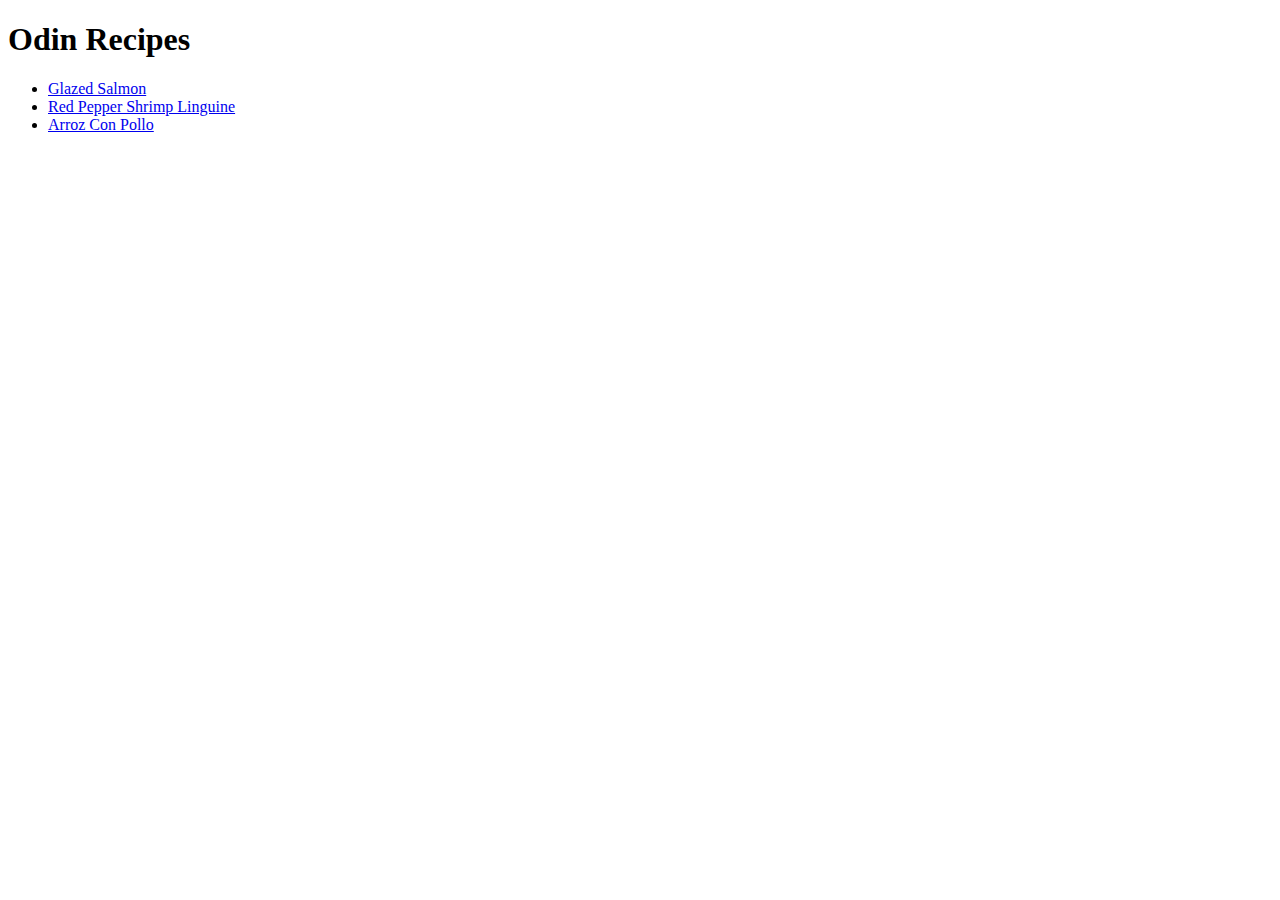
<file: index.html>
<!DOCTYPE HTML>
<html lang="en">
    <head>
        <meta charset="UTF-8">
        <title>Odin Recipes Homepage</title>
    </head>
    <body>
        <h1>Odin Recipes</h1>
        <ul>
        <li><a href="./recipes/glazedsalmon.html">Glazed Salmon</a></li>
        <li><a href="./recipes/redpepperlinguine.html">Red Pepper Shrimp Linguine</a></li>
        <li><a href="./recipes/arrozconpollo.html">Arroz Con Pollo</a></li>
        </ul>
    </body>
</html>
</file>
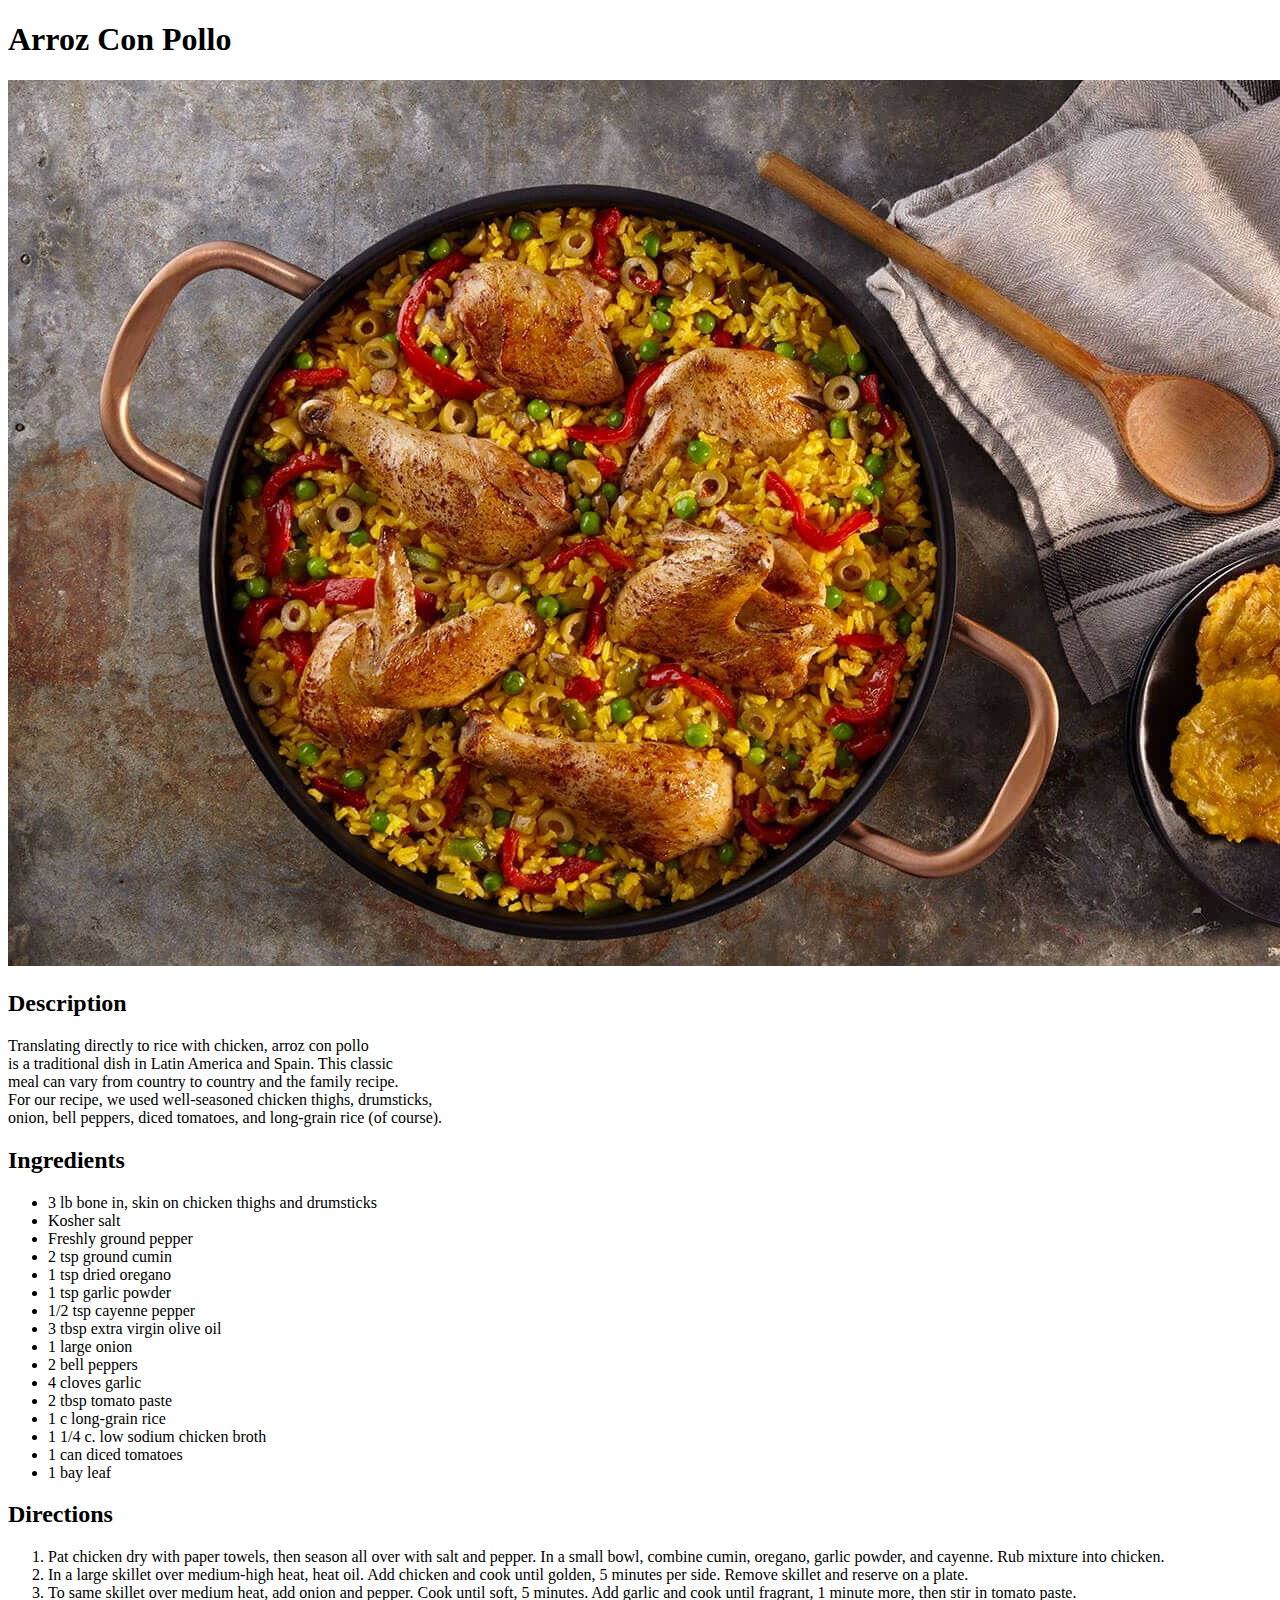
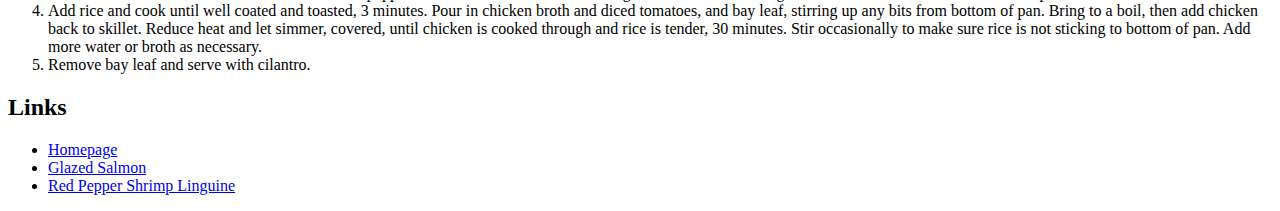
<file: recipes/arrozconpollo.html>
<!DOCTYPE html>
<html lang="en">
    <head>
        <meta charset="UTF-8">
        <title>Arroz Con Pollo</title>
        <link rel="stylesheet" href="../styles.css">
    </head>
    <body class="arrozpage">
        <h1 class="arroztitle">Arroz Con Pollo</h1>
        <img id="arrozpic" src="../images/arroz.png" alt="riceandchicken">
        <h2 class="arrozsubtitle">Description</h2>
            <p class="arrozdescription">
            Translating directly to rice with chicken, arroz con pollo<br>
            is a traditional dish in Latin America and Spain. This classic<br>
            meal can vary from country to country and the family recipe.<br>
            For our recipe, we used well-seasoned chicken thighs, drumsticks,<br> 
            onion, bell peppers, diced tomatoes, and long-grain rice (of course).<br> 
            </p>
        <h2 class="arrozsubtitle">Ingredients</h2>
        <ul class="arrozdescription">
            <li>3 lb bone in, skin on chicken thighs and drumsticks</li>
            <li>Kosher salt</li>
            <li>Freshly ground pepper</li>
            <li>2 tsp ground cumin</li>
            <li>1 tsp dried oregano</li>
            <li>1 tsp garlic powder</li>
            <li>1/2 tsp cayenne pepper</li>
            <li>3 tbsp extra virgin olive oil</li>
            <li>1 large onion</li>
            <li>2 bell peppers</li>
            <li>4 cloves garlic</li>
            <li>2 tbsp tomato paste</li>
            <li>1 c long-grain rice</li>
            <li>1 1/4 c. low sodium chicken broth</li>
            <li>1 can diced tomatoes</li>
            <li>1 bay leaf</li>
        </ul>
        <h2 class="arrozsubtitle">Directions</h2>
        <ol class="arrozdirections">
            <li>Pat chicken dry with paper towels, then season all over with salt and pepper. In a small bowl, combine cumin, oregano, garlic powder, and cayenne. Rub mixture into chicken. </li>
            <li>In a large skillet over medium-high heat, heat oil. Add chicken and cook until golden, 5 minutes per side. Remove skillet and reserve on a plate. </li>
            <li>To same skillet over medium heat, add onion and pepper. Cook until soft, 5 minutes. Add garlic and cook until fragrant, 1 minute more, then stir in tomato paste. </li>
            <li>Add rice and cook until well coated and toasted, 3 minutes. Pour in chicken broth and diced tomatoes, and bay leaf, stirring up any bits from bottom of pan. Bring to a boil, then add chicken back to skillet. Reduce heat and let simmer, covered, until chicken is cooked through and rice is tender, 30 minutes. Stir occasionally to make sure rice is not sticking to bottom of pan. Add more water or broth as necessary. </li>
            <li>Remove bay leaf and serve with cilantro.</li>
        </ol>
        <h2 class="arrozsubtitle">Links</h2>
        <ul class="arrozdescription">
            <li><a href="../index.html">Homepage</a></li>
            <li><a href="glazedsalmon.html">Glazed Salmon</a></li>
            <li><a href="redpepperlinguine.html">Red Pepper Shrimp Linguine</a></li>
        </ul>
    </body>
</html>
</file>
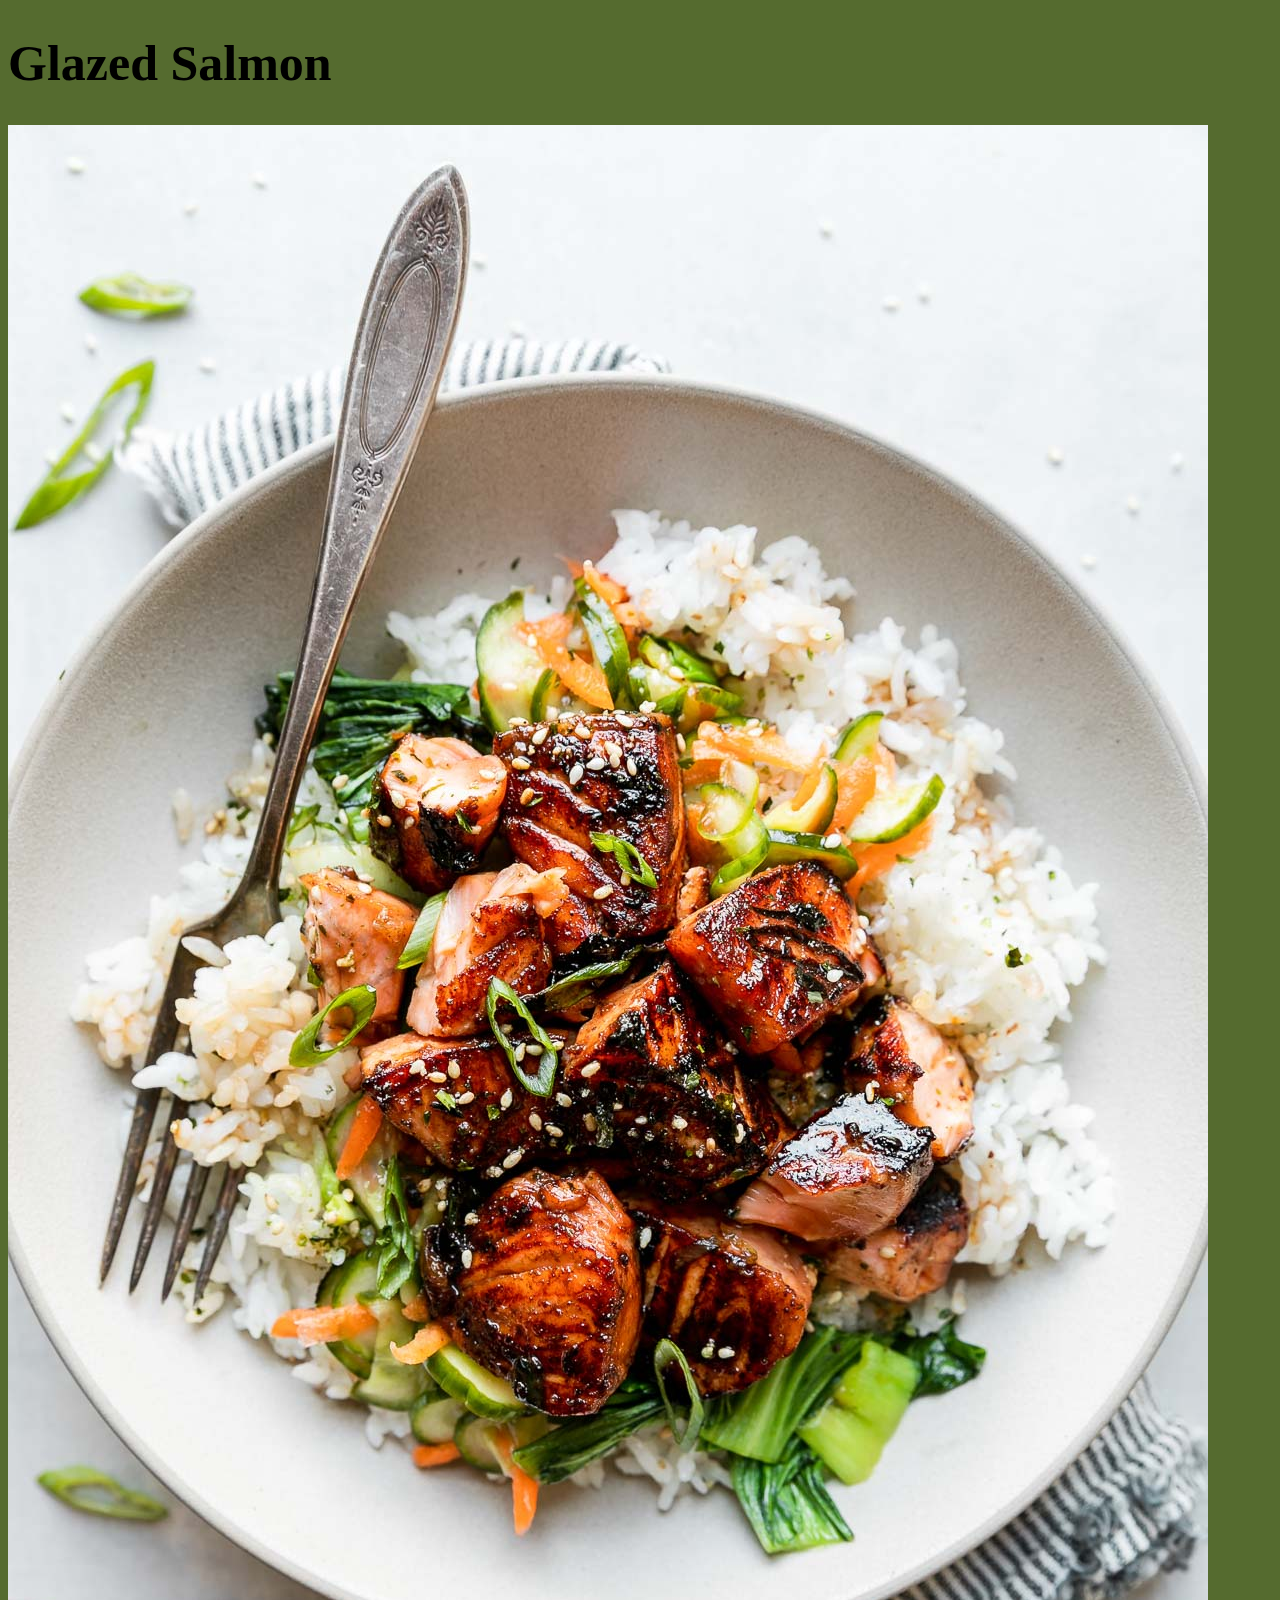
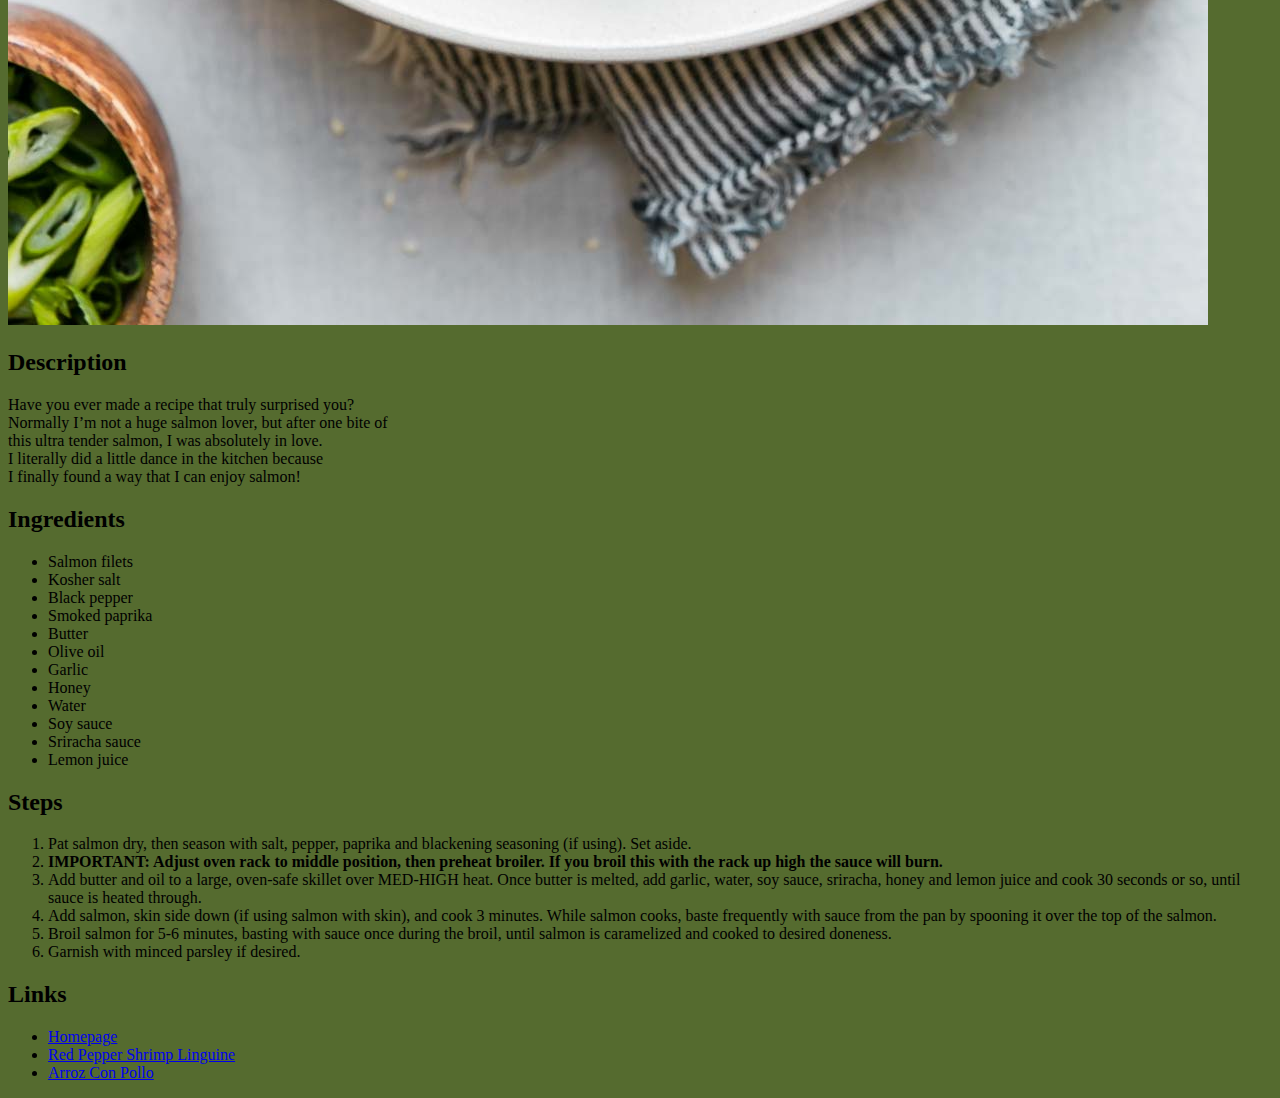
<file: recipes/glazedsalmon.html>
<!DOCTYPE HTML>
<html lang="en">
    <head>
        <meta charset="UTF-8">
        <title>Glazed Salmon</title>
        <link rel="stylesheet" href="../styles.css">
    </head>
    <body class="salmonpagecolor">
        <h1 id="salmontitle">Glazed Salmon</h1>
        <img class="salmonpic" src="../images/glazedsalmon.jpg" alt="picofsalmon">
        <h2 class="salmonsubtitle">Description</h2>
        <p class="salmondes">
            Have you ever made a recipe that truly surprised you?<br>
            Normally I’m not a huge salmon lover, but after one bite of<br>
            this ultra tender salmon, I was absolutely in love.<br>
            I literally did a little dance in the kitchen because<br>
            I finally found a way that I can enjoy salmon!<br>
        </p>
            <h2 class="salmonsubtitle">Ingredients</h2>
            <ul class="salmonnotes">
                <li>Salmon filets</li>
                <li>Kosher salt</li>
                <li>Black pepper</li>
                <li>Smoked paprika</li>
                <li>Butter</li>
                <li>Olive oil</li>
                <li>Garlic</li>
                <li>Honey</li>
                <li>Water</li>
                <li>Soy sauce</li>
                <li>Sriracha sauce</li>
                <li>Lemon juice</li>
        </ul>
            <h2 class="salmonsubtitle">Steps</h2>
            <div class="salmonsteps">
            <ol>
                <li>Pat salmon dry, then season with salt, pepper, paprika and blackening seasoning (if using). Set aside.</li>
                <li><strong>IMPORTANT: Adjust oven rack to middle position, then preheat broiler. If you broil this with the rack up high the sauce will burn.</strong></li>
                <li>Add butter and oil to a large, oven-safe skillet over MED-HIGH heat. Once butter is melted, add garlic, water, soy sauce, sriracha, honey and lemon juice and cook 30 seconds or so, until sauce is heated through.</li>
                <li>Add salmon, skin side down (if using salmon with skin), and cook 3 minutes. While salmon cooks, baste frequently with sauce from the pan by spooning it over the top of the salmon.</li>
                <li>Broil salmon for 5-6 minutes, basting with sauce once during the broil, until salmon is caramelized and cooked to desired doneness.</li>
                <li>Garnish with minced parsley if desired.</li>
            </ol>
        </div>
            <h2 class="salmonsubtitle">Links</h2>
            <div class="salmonlinks">
                <ul>
               <li><a href="../index.html">Homepage</a></li>
               <li><a href="redpepperlinguine.html">Red Pepper Shrimp Linguine</a></li>
               <li><a href="arrozconpollo.html">Arroz Con Pollo</a></li>
                </ul>
            </div>
    </body>
</html>
</file>
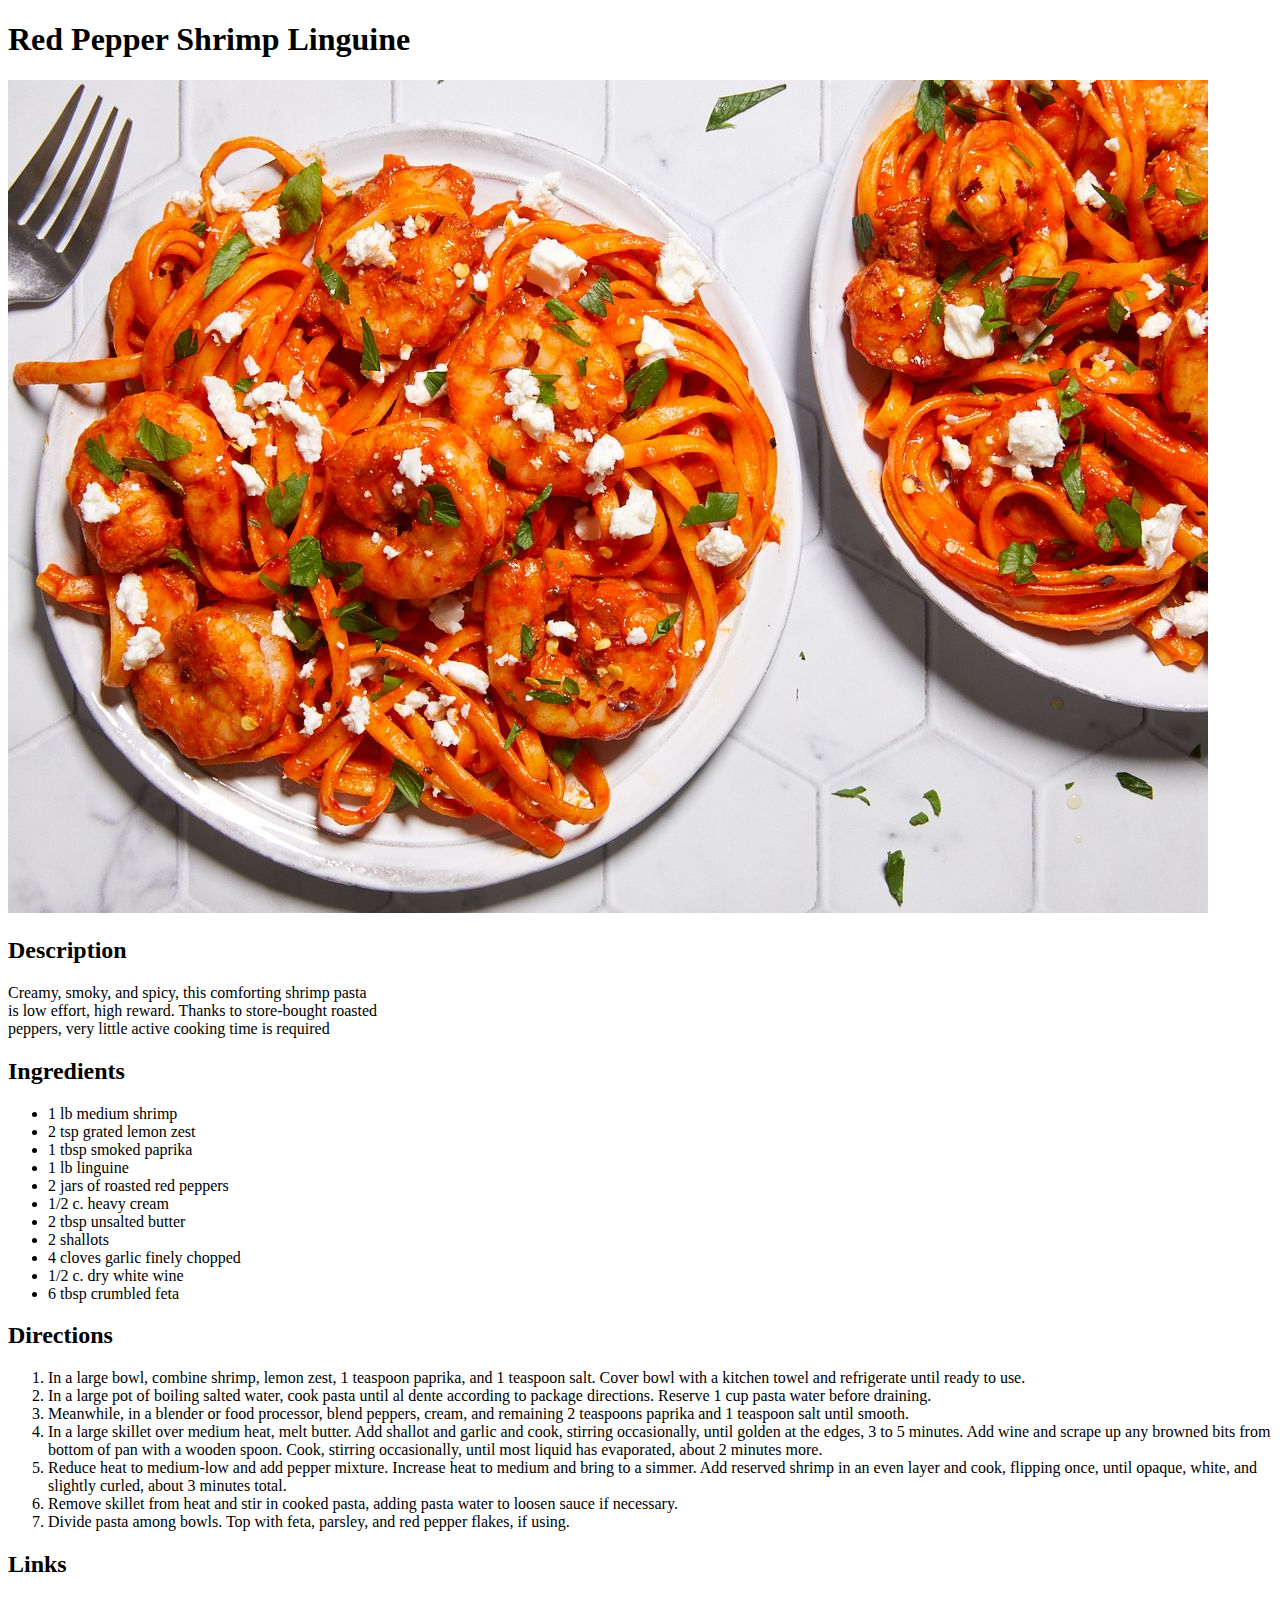
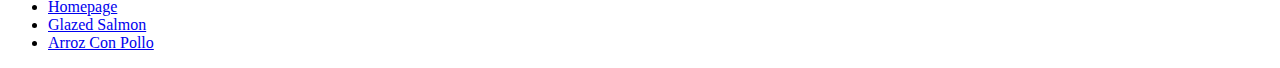
<file: recipes/redpepperlinguine.html>
<!DOCTYPE html>
<html lang="en">
    <head>
        <meta charset="UTF-8">
        <title>Red Pepper Linguine</title>
        <link rel="stylesheet" href="../styles.css">
    </head>
    <body class="redpepperpagecolor">
        <h1 class="redpeppertitle">Red Pepper Shrimp Linguine</h1>
        <img class="redpepperpic"  src="../images/roastedredpepper.jpg" alt="linguine">
        <h2 class="redsubtitle">Description</h2>
        <p class="reddescrip">
            Creamy, smoky, and spicy, this comforting shrimp pasta<br>
            is low effort, high reward. Thanks to store-bought roasted<br>
            peppers, very little active cooking time is required<br>
        </p>
        <h2 class="redsubtitle">Ingredients</h2>
        <ul class="redcenter">
            <li>1 lb medium shrimp</li>
            <li>2 tsp grated lemon zest</li>
            <li>1 tbsp smoked paprika</li>
            <li>1 lb linguine</li>
            <li>2 jars of roasted red peppers</li>
            <li>1/2 c. heavy cream</li>
            <li>2 tbsp unsalted butter</li>
            <li>2 shallots</li>
            <li>4 cloves garlic finely chopped</li>
            <li>1/2 c. dry white wine</li>
            <li>6 tbsp crumbled feta</li>
        </ul>
        <h2 class="redsubtitle">Directions</h2>
        <ol class="redleft">
            <li>In a large bowl, combine shrimp, lemon zest, 1 teaspoon paprika, and 1 teaspoon salt. Cover bowl with a kitchen towel and refrigerate until ready to use.</li>
            <li>In a large pot of boiling salted water, cook pasta until al dente according to package directions. Reserve 1 cup pasta water before draining.</li>
            <li>Meanwhile, in a blender or food processor, blend peppers, cream, and remaining 2 teaspoons paprika and 1 teaspoon salt until smooth.</li>
            <li>In a large skillet over medium heat, melt butter. Add shallot and garlic and cook, stirring occasionally, until golden at the edges, 3 to 5 minutes. Add wine and scrape up any browned bits from bottom of pan with a wooden spoon. Cook, stirring occasionally, until most liquid has evaporated, about 2 minutes more.</li>
            <li>Reduce heat to medium-low and add pepper mixture. Increase heat to medium and bring to a simmer. Add reserved shrimp in an even layer and cook, flipping once, until opaque, white, and slightly curled, about 3 minutes total.</li>
            <li>Remove skillet from heat and stir in cooked pasta, adding pasta water to loosen sauce if necessary.</li>
            <li>Divide pasta among bowls. Top with feta, parsley, and red pepper flakes, if using.</li>
        </ol>
        <h2 class="redsubtitle">Links<h2></h2>
            <ul class="redcenter">
                <li><a href="../index.html">Homepage</a></li>
                <li><a href="glazedsalmon.html">Glazed Salmon</a></li>
                <li><a href="arrozconpollo.html">Arroz Con Pollo</a></li>
            </ul>
        </body>
</html>
</file>
<file: styles.css>
/* styles.css */
.indexcolor {
    background-color: rgb(155, 92, 233)
}
.indextitle {
    font-size: 70px;
    font-family: Georgia, 'Times New Roman', Times, serif;
    color: #ff69b4;
    text-align: center;
    background-color: lavenderblush;
    border-style: solid;
    border-color:aquamarine;
}
.homepagelinks {
    font-size: 40px;
    font-family: Georgia, 'Times New Roman', Times, serif;
    color: white;
    text-align: center;
    background-color: aquamarine;
}
.salmonpagecolor {
    background-color:darkolivegreen;
}
#salmontitle {
    font-size: 50px;
}
</file>
